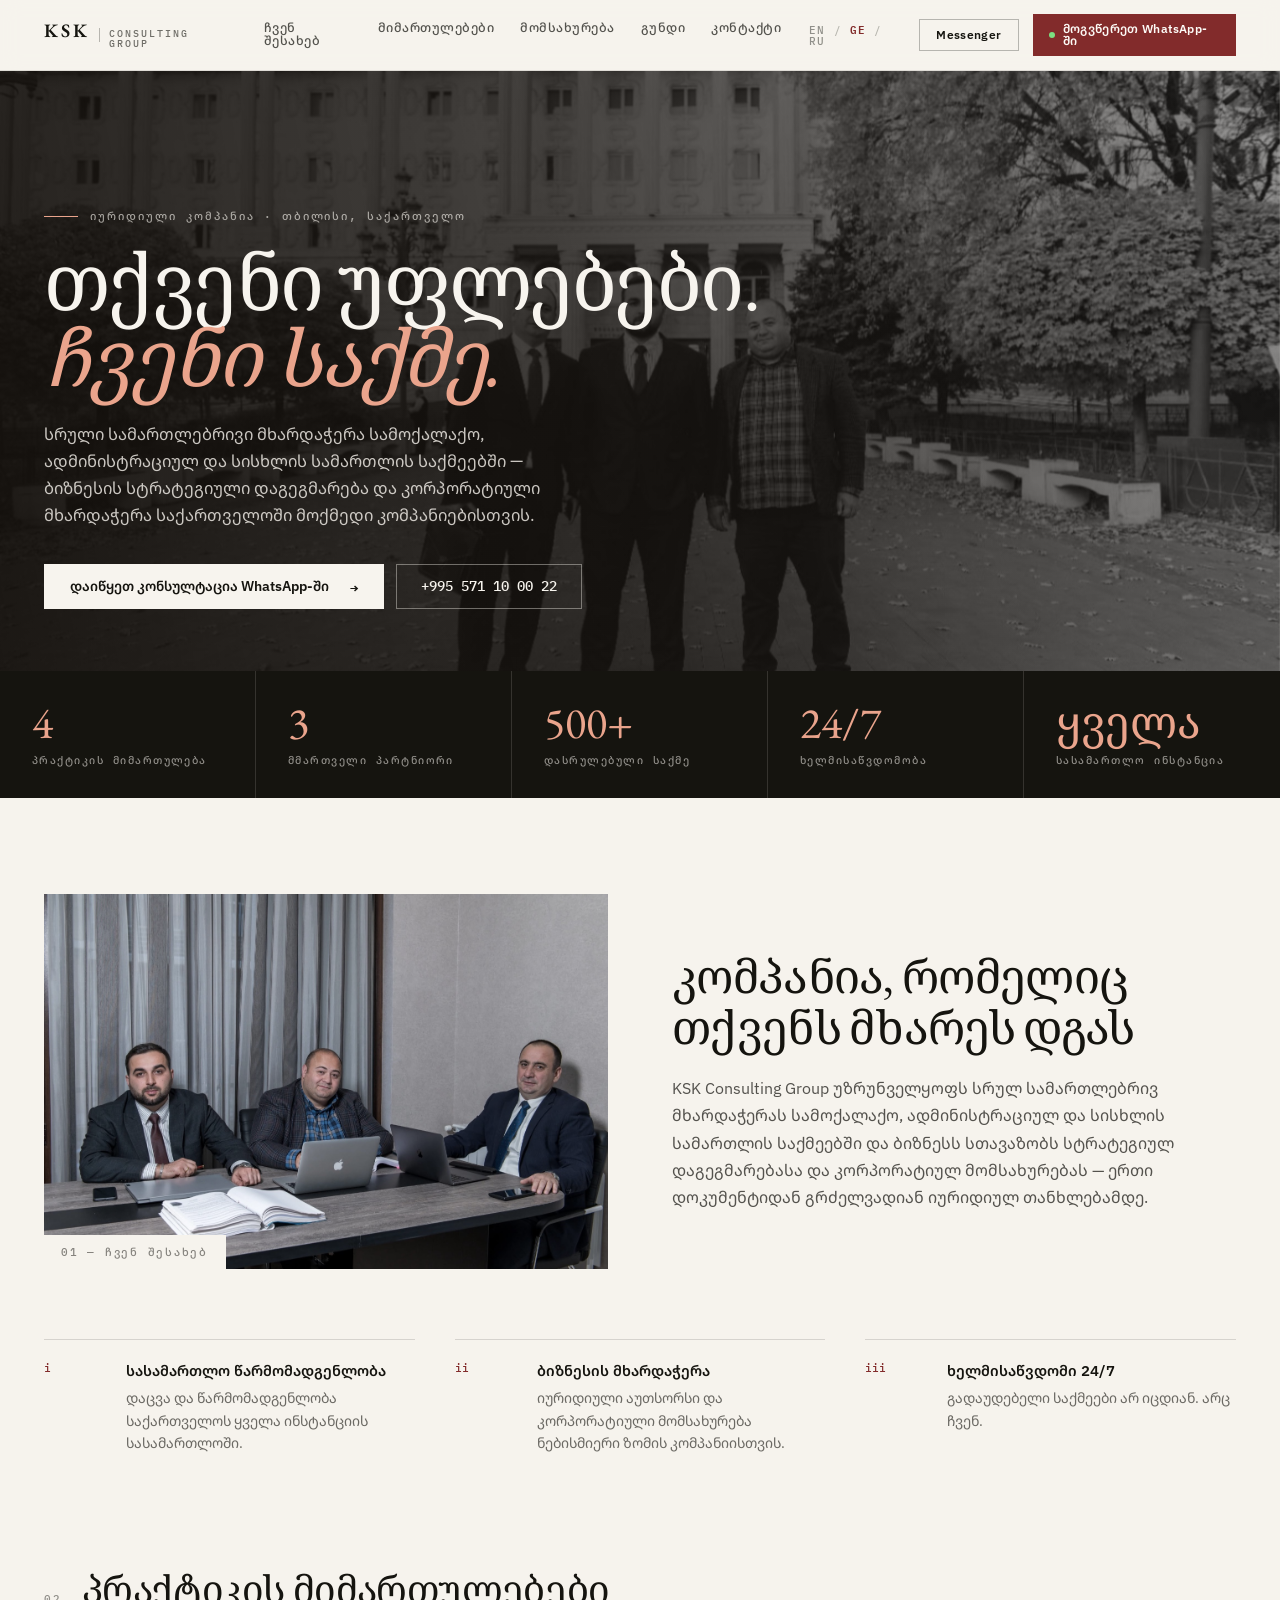
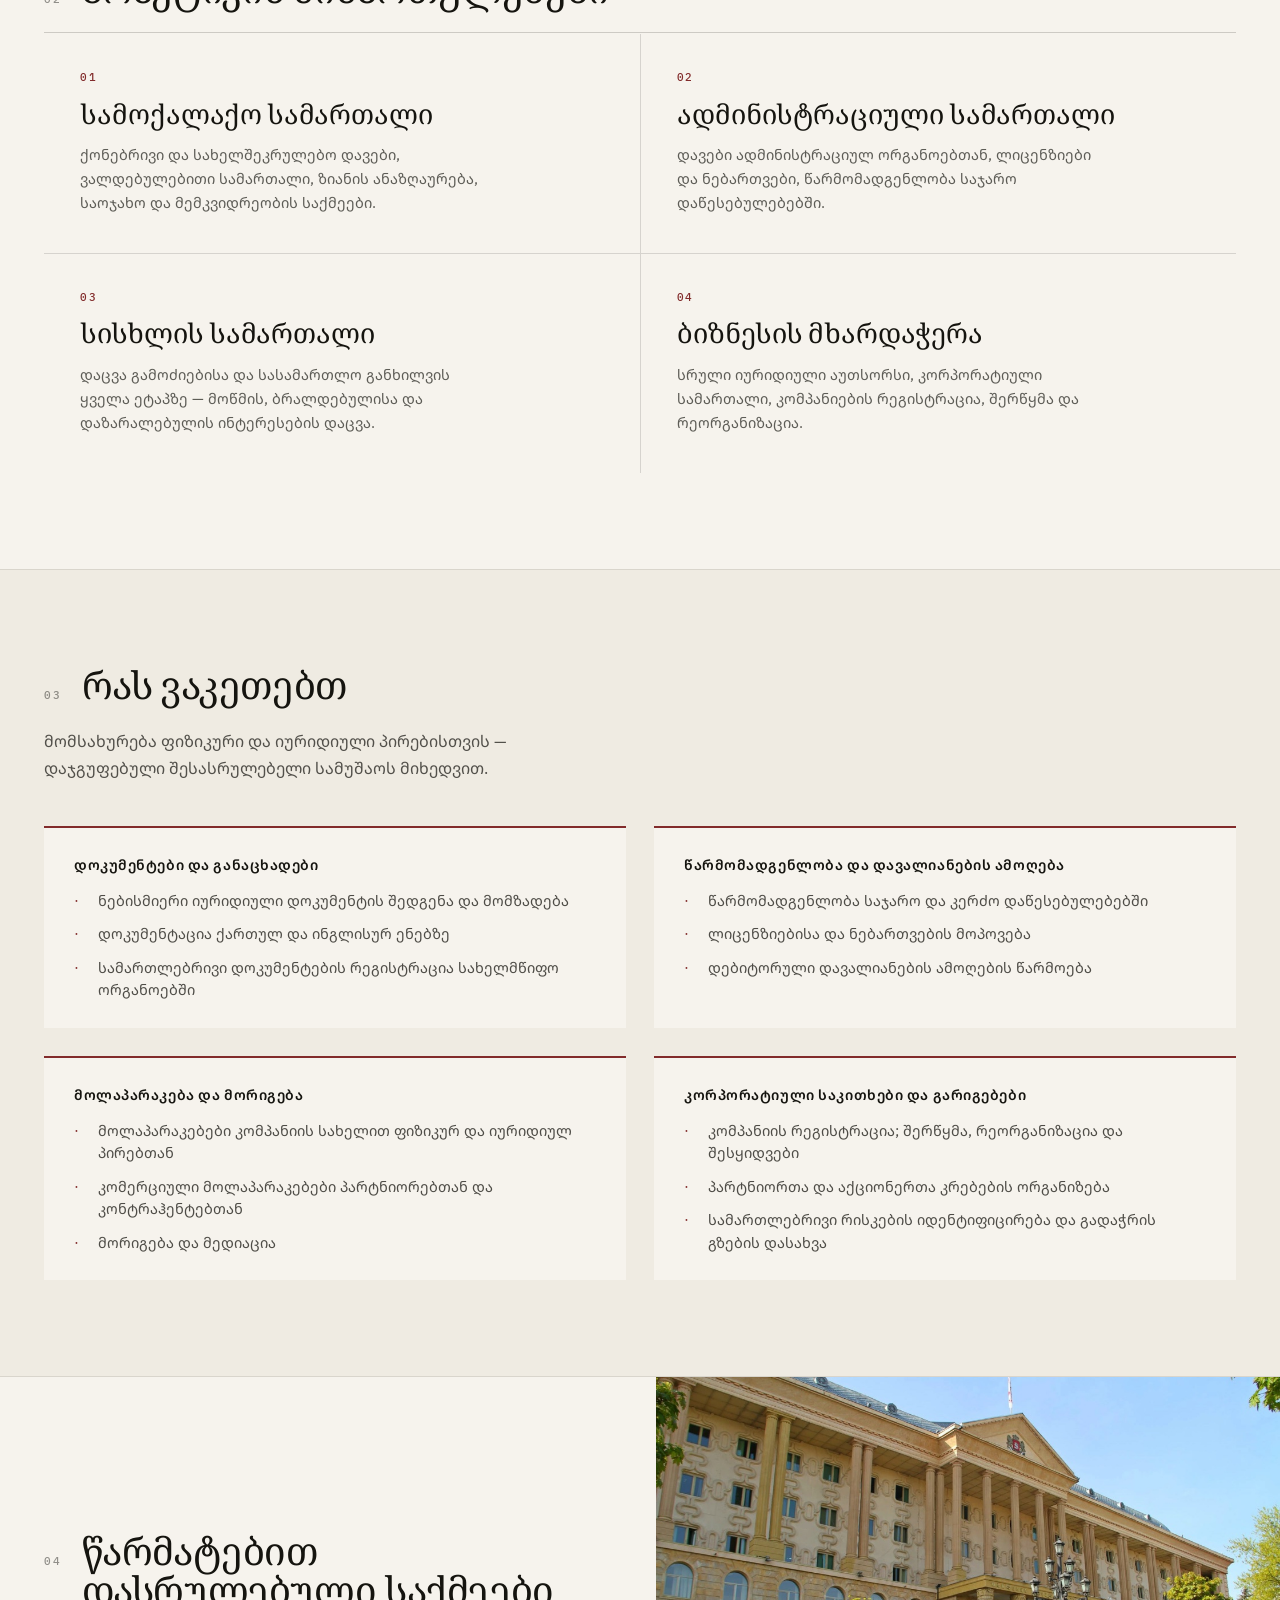
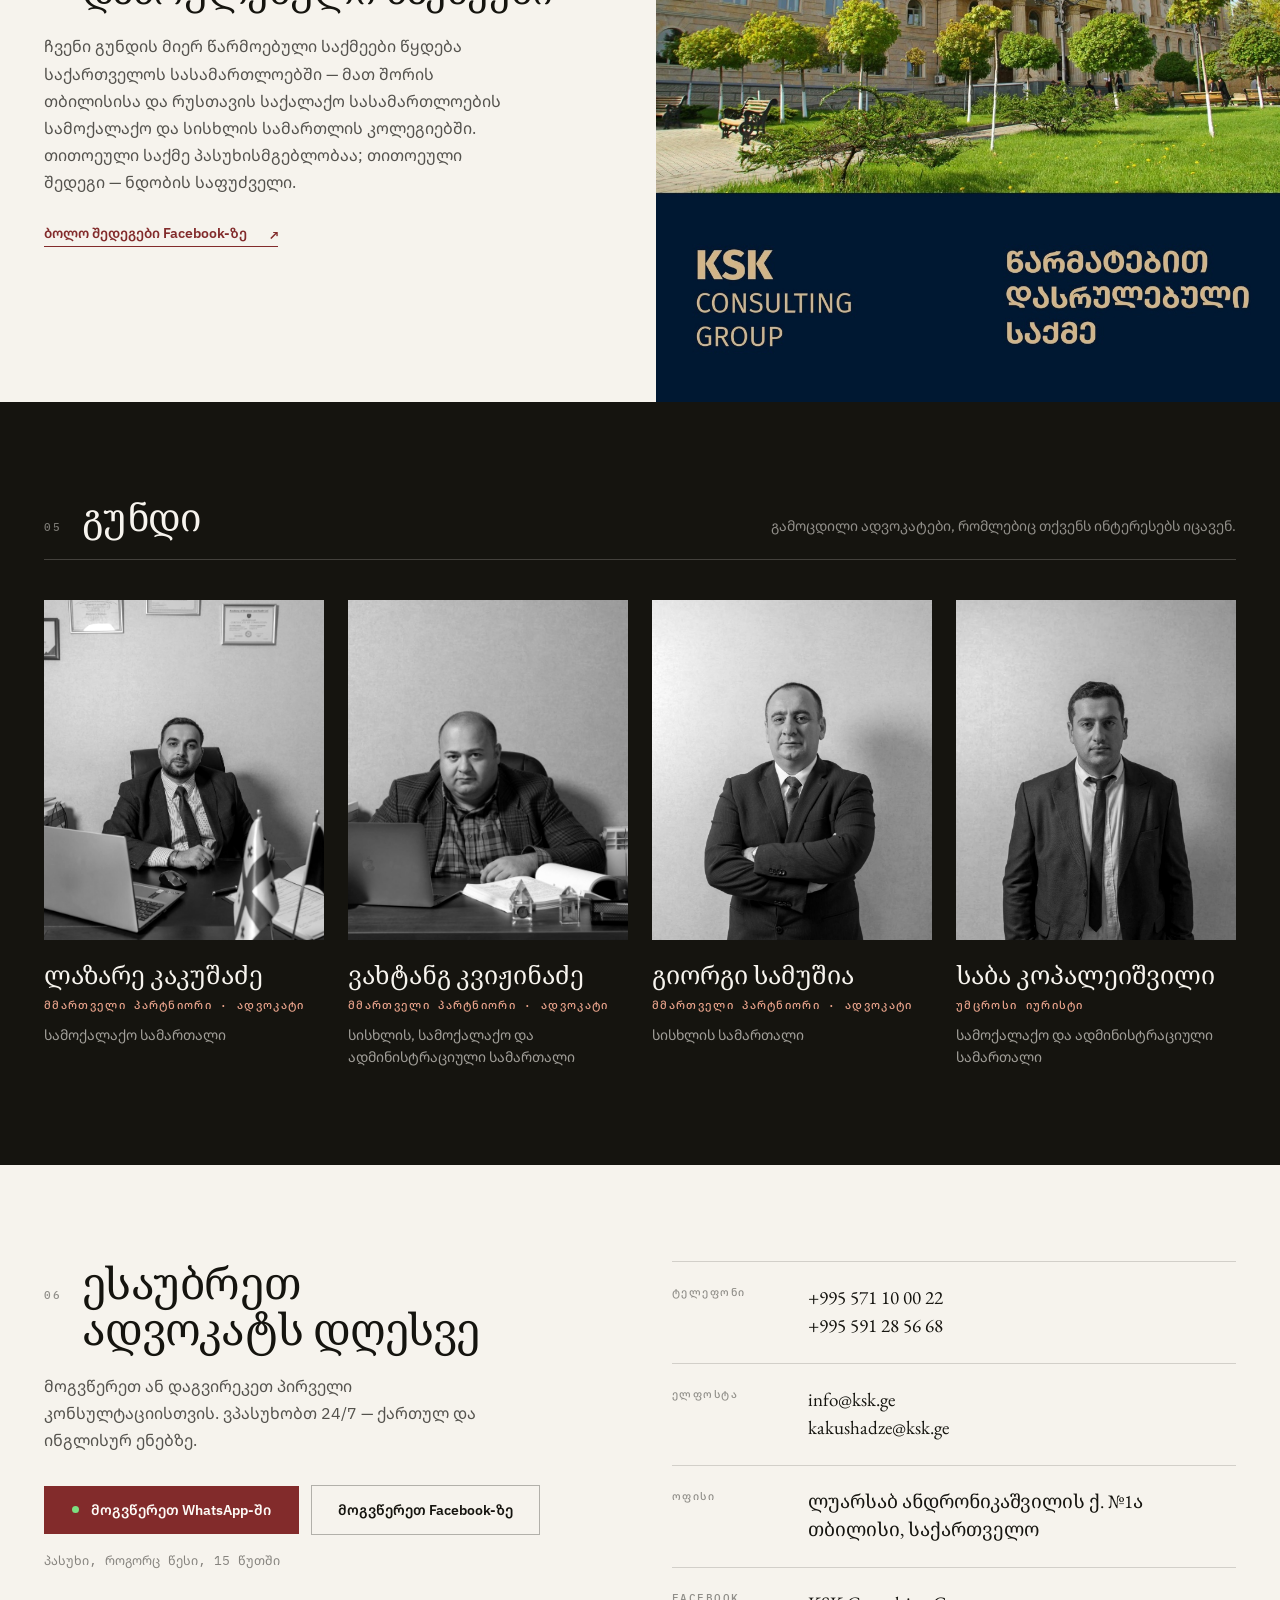
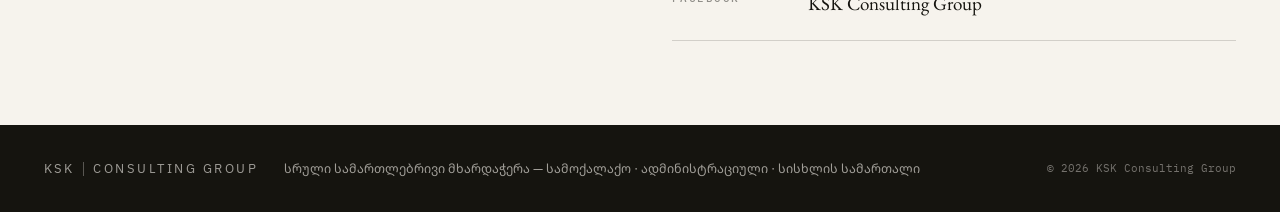
<file: index.html>
<!DOCTYPE html>
<html lang="en">
<head>
<meta charset="utf-8">
<meta name="viewport" content="width=device-width, initial-scale=1.0">
<title>KSK Consulting Group — Law Firm in Tbilisi, Georgia</title>
<meta name="description" content="KSK Consulting Group — a Tbilisi law firm providing full legal support in civil, administrative and criminal matters, with corporate counsel for businesses in Georgia.">
<meta property="og:title" content="KSK Consulting Group — Law Firm in Tbilisi">
<meta property="og:description" content="Full legal support in civil, administrative and criminal matters, plus corporate counsel.">
<meta property="og:image" content="https://ksk.ge/assets/img/hero-court.jpg">
<link rel="icon" type="image/png" href="assets/img/logo.png">
<link rel="canonical" href="https://ksk.ge/">
<meta property="og:url" content="https://ksk.ge/">
<meta property="og:type" content="website">
<meta property="og:site_name" content="KSK Consulting Group">
<meta name="twitter:card" content="summary_large_image">
<meta name="twitter:title" content="KSK Consulting Group — Law Firm in Tbilisi">
<meta name="twitter:image" content="https://ksk.ge/assets/img/hero-court.jpg">
<link rel="alternate" hreflang="ka" href="https://ksk.ge/">
<link rel="alternate" hreflang="en" href="https://ksk.ge/?lang=en">
<link rel="alternate" hreflang="ru" href="https://ksk.ge/?lang=ru">
<link rel="alternate" hreflang="x-default" href="https://ksk.ge/">
<script>
  if (window.IntersectionObserver && !window.matchMedia('(prefers-reduced-motion: reduce)').matches) {
    document.documentElement.className += ' js-anim';
  }
</script>
<link rel="preconnect" href="https://fonts.googleapis.com">
<link rel="preconnect" href="https://fonts.gstatic.com" crossorigin>
<link href="https://fonts.googleapis.com/css2?family=EB+Garamond:ital,wght@0,400;0,500;0,600;1,400&family=IBM+Plex+Sans:wght@400;500;600&family=IBM+Plex+Mono:wght@400;500&family=Noto+Serif+Georgian:wght@400;500;600&family=Noto+Sans+Georgian:wght@400;500;600&display=swap" rel="stylesheet">
<style>
:root{
  --paper:#f6f3ed; --paper-alt:#efebe2; --ink:#15140f;
  --accent:oklch(0.42 0.12 24); --accent-dark:oklch(0.34 0.11 24);
  --accent-light:oklch(0.78 0.09 40); --live:oklch(0.82 0.16 145);
  --serif:'EB Garamond','Noto Serif Georgian',Georgia,serif; --sans:'IBM Plex Sans','Noto Sans Georgian',system-ui,sans-serif;
  --mono:'IBM Plex Mono','Noto Sans Georgian',ui-monospace,monospace;
  --pad:44px;
}
*{box-sizing:border-box}
html{scroll-behavior:smooth}
body{margin:0;background:var(--paper);color:var(--ink);font-family:var(--sans);-webkit-font-smoothing:antialiased}
img{max-width:100%}
h1,h2,h3{margin:0;font-weight:400}
a{color:inherit}
.wrap{padding-left:var(--pad);padding-right:var(--pad)}
.mono{font-family:var(--mono)}
.kicker{font:500 11px/1 var(--mono);letter-spacing:.16em;text-transform:uppercase;color:rgba(21,20,15,.45)}

/* header */
.site-head{position:sticky;top:0;z-index:40;display:flex;align-items:center;gap:28px;padding:14px var(--pad);background:rgba(246,243,237,.92);backdrop-filter:blur(10px);border-bottom:1px solid rgba(21,20,15,.1)}
.brand{display:flex;align-items:baseline;gap:9px;text-decoration:none;color:var(--ink)}
.brand-k{font:600 19px/1 var(--serif);letter-spacing:.16em}
.brand-rule{width:1px;height:14px;background:rgba(21,20,15,.28);align-self:center}
.brand-sub{font:500 10px/1 var(--mono);letter-spacing:.2em;text-transform:uppercase;color:rgba(21,20,15,.6)}
.nav{display:flex;gap:26px;margin-left:auto;font:500 12.5px/1 var(--sans);letter-spacing:.04em}
.nav a{text-decoration:none;color:rgba(21,20,15,.72);padding-bottom:2px;border-bottom:1px solid transparent;transition:color .2s,border-color .2s}
.nav a:hover{color:var(--ink);border-bottom-color:var(--accent)}
.head-right{display:flex;align-items:center;gap:14px}
.langs{font:500 11px/1 var(--mono);letter-spacing:.1em;color:rgba(21,20,15,.45)}
.langs span{color:rgba(21,20,15,.28)}
.lang-b{cursor:pointer;text-decoration:none;font-weight:500;color:rgba(21,20,15,.45);transition:color .2s}
.lang-b:hover{color:var(--ink)}
.lang-b.is-on{color:var(--accent);font-weight:600}
.wa{display:inline-flex;align-items:center;gap:8px;padding:9px 16px;background:var(--accent);color:#fdfbf7;text-decoration:none;font:600 12px/1 var(--sans);letter-spacing:.03em;transition:background .2s,transform .2s}
.wa:hover{background:var(--accent-dark)}
.msgr{display:inline-flex;align-items:center;gap:8px;padding:9px 16px;border:1px solid rgba(21,20,15,.28);color:var(--ink);text-decoration:none;font:600 12px/1 var(--sans);letter-spacing:.03em;transition:border-color .2s,background .2s}
.msgr:hover{border-color:var(--ink);background:rgba(21,20,15,.05)}
.dot{width:6px;height:6px;border-radius:50%;background:var(--live);flex:none}

/* hero */
.hero{position:relative;overflow:hidden;min-height:600px;display:flex;align-items:flex-end}
.hero-bg{position:absolute;inset:-8% 0;overflow:hidden}
.hero-bg img{width:100%;height:100%;object-fit:cover;filter:grayscale(1) contrast(1.05) brightness(.82);will-change:transform}
.hero-veil{position:absolute;inset:0;background:linear-gradient(78deg,rgba(20,16,12,.92) 0%,rgba(20,16,12,.72) 46%,rgba(20,16,12,.22) 100%)}
.hero-body{position:relative;padding:120px var(--pad) 62px;max-width:820px;color:#f7f4ee}
.hero-kicker{display:flex;align-items:center;gap:12px;font:500 11px/1 var(--mono);letter-spacing:.18em;text-transform:uppercase;color:rgba(247,244,238,.62);margin-bottom:22px}
.hero-kicker i{width:34px;height:1px;background:var(--accent-light);display:block}
.hero h1{font:400 78px/0.98 var(--serif);letter-spacing:-.02em;text-wrap:balance}
.hero h1 em{font-style:italic;color:var(--accent-light)}
.hero p{margin:24px 0 0;max-width:560px;font:400 16.5px/1.65 var(--sans);color:rgba(247,244,238,.8)}
.hero-cta{display:flex;flex-wrap:wrap;gap:12px;margin-top:34px}
.btn-light{display:inline-flex;align-items:center;gap:9px;padding:15px 26px;background:#f7f4ee;color:var(--ink);text-decoration:none;font:600 13.5px/1 var(--sans);transition:transform .2s,box-shadow .2s}
.btn-light:hover{transform:translateY(-2px);box-shadow:0 10px 24px rgba(0,0,0,.28)}
.btn-ghost{display:inline-flex;align-items:center;padding:15px 24px;border:1px solid rgba(247,244,238,.4);color:#f7f4ee;text-decoration:none;font:500 13.5px/1 var(--mono);transition:background .2s,border-color .2s}
.btn-ghost:hover{background:rgba(247,244,238,.1);border-color:rgba(247,244,238,.75)}

/* stat bar */
.stats{display:grid;grid-template-columns:repeat(5,1fr);background:var(--ink);color:#f7f4ee}
.stat{padding:30px 32px;border-right:1px solid rgba(247,244,238,.14)}
.stat:last-child{border-right:0}
.stat-n{font:400 44px/1 var(--serif);color:var(--accent-light)}
.stat-l{margin-top:8px;font:500 10.5px/1.4 var(--mono);letter-spacing:.14em;text-transform:uppercase;color:rgba(247,244,238,.55)}

/* about */
.about{padding:96px var(--pad);display:grid;grid-template-columns:1fr 1fr;gap:64px;align-items:center}
.about-fig{position:relative}
.about-fig img{width:100%;height:auto;display:block;filter:saturate(.85)}
.about-tag{position:absolute;bottom:-1px;left:-1px;padding:12px 18px;background:var(--paper);font:500 11px/1 var(--mono);letter-spacing:.16em;color:rgba(21,20,15,.5)}
.sec-h2{font:400 46px/1.1 var(--serif);letter-spacing:-.015em;text-wrap:balance}
.lede{margin:22px 0 0;font:400 16px/1.7 var(--sans);color:rgba(21,20,15,.72);max-width:520px}
.pillars{grid-column:1/-1;margin-top:6px;display:grid;grid-template-columns:repeat(3,1fr);gap:0 40px}
.pillar{display:grid;grid-template-columns:64px 1fr;gap:18px;padding:20px 0;border-top:1px solid rgba(21,20,15,.14)}

.pillar i{font:500 11px/1.5 var(--mono);color:var(--accent);font-style:normal}
.pillar b{font:600 14.5px/1.3 var(--sans)}
.pillar p{margin:6px 0 0;font:400 14px/1.6 var(--sans);color:rgba(21,20,15,.62)}

/* section headers */
.sec-head{display:flex;align-items:baseline;gap:20px}
.sec-head h2{font:400 38px/1.05 var(--serif);letter-spacing:-.01em}
.sec-rule{padding-bottom:22px;border-bottom:1px solid rgba(21,20,15,.18)}

/* practice */
.practice{padding:0 var(--pad) 96px}
.pgrid{display:grid;grid-template-columns:repeat(2,1fr);gap:1px;background:rgba(21,20,15,.14);margin-top:1px}
.pcard{background:var(--paper);padding:38px 36px;transition:background .25s}
.pcard:hover{background:var(--paper-alt)}
.pcard-n{font:500 10.5px/1 var(--mono);letter-spacing:.16em;color:var(--accent)}
.pcard h3{margin:16px 0 0;font:400 27px/1.2 var(--serif)}
.pcard p{margin:12px 0 0;font:400 14.5px/1.65 var(--sans);color:rgba(21,20,15,.68);max-width:420px}

/* services */
.services{padding:96px var(--pad);background:var(--paper-alt);border-top:1px solid rgba(21,20,15,.1);border-bottom:1px solid rgba(21,20,15,.1)}
.sgrid{margin-top:44px;display:grid;grid-template-columns:repeat(2,1fr);gap:28px}
.scard{background:var(--paper);padding:30px 30px 26px;border-top:2px solid var(--accent)}
.scard h3{font:600 14px/1 var(--sans);letter-spacing:.04em;text-transform:uppercase}
.scard ul{margin:18px 0 0;padding:0;list-style:none;display:grid;gap:11px}
.scard li{display:grid;grid-template-columns:14px 1fr;gap:10px;font:400 14.5px/1.55 var(--sans);color:rgba(21,20,15,.75)}
.scard li::before{content:"·";color:var(--accent)}

/* results */
.results{display:grid;grid-template-columns:1.05fr 1fr;align-items:stretch}
.results-body{padding:88px var(--pad);display:flex;flex-direction:column;justify-content:center}
.results-body p{margin:22px 0 0;max-width:480px;font:400 16px/1.7 var(--sans);color:rgba(21,20,15,.72)}
.link-accent{margin-top:30px;align-self:flex-start;display:inline-flex;align-items:center;gap:10px;padding-bottom:6px;border-bottom:1px solid var(--accent);color:var(--accent);text-decoration:none;font:600 13.5px/1 var(--sans)}
.results-fig{display:flex;align-items:center}
.results-fig img{width:100%;height:auto;display:block}

/* team */
.team{padding:96px var(--pad);background:var(--ink);color:#f7f4ee}
.team .sec-rule{border-bottom-color:rgba(247,244,238,.2)}
.team .kicker{color:rgba(247,244,238,.45)}
.team-note{margin-left:auto;font:400 14px/1.5 var(--sans);color:rgba(247,244,238,.55)}
.tgrid{margin-top:40px;display:grid;grid-template-columns:repeat(4,1fr);gap:24px}
.tcard figure{margin:0;overflow:hidden}
.tcard img{width:100%;height:340px;object-fit:cover;display:block;filter:grayscale(1) contrast(1.04);transition:transform .5s,filter .5s}
.tcard:hover img{transform:scale(1.03);filter:grayscale(0)}
.tcard h3{margin:20px 0 0;font:400 25px/1.2 var(--serif)}
.trole{margin-top:7px;font:500 11px/1.5 var(--mono);letter-spacing:.12em;text-transform:uppercase;color:var(--accent-light)}
.tcard p{margin:10px 0 0;font:400 14px/1.6 var(--sans);color:rgba(247,244,238,.62)}

/* contact */
.contact{padding:96px var(--pad) 84px;display:grid;grid-template-columns:1fr 1fr;gap:64px}
.contact h2{font:400 44px/1.05 var(--serif);text-wrap:balance}
.contact-lede{margin:20px 0 0;max-width:440px;font:400 16px/1.7 var(--sans);color:rgba(21,20,15,.72)}
.btn-accent{margin-top:30px;display:inline-flex;align-items:center;gap:12px;padding:17px 28px;background:var(--accent);color:#fdfbf7;text-decoration:none;font:600 14px/1 var(--sans);transition:background .2s,transform .2s}
.btn-accent:hover{background:var(--accent-dark);transform:translateY(-2px)}
.btn-outline{margin-top:30px;display:inline-flex;align-items:center;gap:10px;padding:17px 26px;border:1px solid rgba(21,20,15,.3);color:var(--ink);text-decoration:none;font:600 14px/1 var(--sans);transition:border-color .2s,background .2s,transform .2s}
.btn-outline:hover{border-color:var(--ink);background:rgba(21,20,15,.05);transform:translateY(-2px)}
.cta-pair{display:flex;flex-wrap:wrap;gap:12px;align-items:center}
.reply{margin-top:16px;font:400 12.5px/1.5 var(--mono);color:rgba(21,20,15,.5)}
.crow{display:grid;grid-template-columns:120px 1fr;gap:16px;padding:22px 0;border-top:1px solid rgba(21,20,15,.16);text-decoration:none;color:inherit;transition:padding-left .2s}
.crow:hover{padding-left:8px}
.crow:last-child{border-bottom:1px solid rgba(21,20,15,.16)}
.crow dt{font:500 10.5px/1.6 var(--mono);letter-spacing:.14em;text-transform:uppercase;color:rgba(21,20,15,.45)}
.crow dd{margin:0;font:400 19px/1.5 var(--serif)}

/* footer */
.site-foot{padding:34px var(--pad);background:var(--ink);display:flex;align-items:center;gap:26px;flex-wrap:wrap}
.site-foot .brand{color:#f7f4ee}
.site-foot .brand-rule{background:rgba(247,244,238,.3)}
.site-foot .brand-sub{color:rgba(247,244,238,.6)}
.site-foot span{font:400 12.5px/1.5 var(--sans);color:rgba(247,244,238,.62)}
.site-foot .copy{margin-left:auto;font:400 11px/1 var(--mono);color:rgba(247,244,238,.42)}

/* sticky mobile buttons */
.float-stack{display:none}

html.js-anim .rv{opacity:0;transform:translateY(20px);transition:opacity .7s cubic-bezier(.22,.7,.2,1),transform .7s cubic-bezier(.22,.7,.2,1)}
html.js-anim .rv.in{opacity:1;transform:none}
@media (prefers-reduced-motion:reduce){html.js-anim .rv{opacity:1;transform:none}}

@media (max-width:1000px){
  :root{--pad:28px}
  .nav{display:none}
  .hero h1{font-size:56px}
  .about,.results,.contact{grid-template-columns:1fr;gap:40px}
  .pillars{grid-template-columns:1fr;gap:0}
  .stats{grid-template-columns:repeat(2,1fr)}
  .stat:nth-child(2){border-right:0}
  .stat:nth-child(-n+2){border-bottom:1px solid rgba(247,244,238,.14)}
  .pgrid,.sgrid,.tgrid{grid-template-columns:1fr}
  .results-body{padding:64px var(--pad)}
  .sec-h2,.contact h2{font-size:34px}
  .float-stack{display:flex;flex-direction:column;gap:10px;position:fixed;right:18px;bottom:18px;z-index:60}
  .float-stack .wa,.float-stack .msgr{box-shadow:0 8px 24px rgba(0,0,0,.25)}
  .float-stack .msgr{background:var(--paper)}
  .head-right .wa,.head-right .msgr{display:none}
}
@media (max-width:640px){
  .hero h1{font-size:42px}
  .crow{grid-template-columns:1fr;gap:6px}
}
</style>
<script type="application/ld+json">
{
  "@context": "https://schema.org",
  "@type": "LegalService",
  "name": "KSK Consulting Group",
  "url": "https://ksk.ge/",
  "logo": "https://ksk.ge/assets/img/logo.png",
  "image": "https://ksk.ge/assets/img/hero-court.jpg",
  "telephone": "+995571100022",
  "email": "info@ksk.ge",
  "address": {
    "@type": "PostalAddress",
    "streetAddress": "1a Luarsab Andronikashvili St.",
    "addressLocality": "Tbilisi",
    "addressCountry": "GE"
  },
  "openingHoursSpecification": {
    "@type": "OpeningHoursSpecification",
    "dayOfWeek": ["Monday","Tuesday","Wednesday","Thursday","Friday","Saturday","Sunday"],
    "opens": "00:00",
    "closes": "23:59"
  },
  "sameAs": ["https://www.facebook.com/people/KSK-Consulting-Group/61569291357729/"],
  "areaServed": "Georgia",
  "knowsLanguage": ["ka","en","ru"]
}
</script>
</head>
<body>

<header class="site-head">
  <a class="brand" href="#top"><span class="brand-k">KSK</span><span class="brand-rule"></span><span class="brand-sub">Consulting Group</span></a>
  <nav class="nav">
    <a href="#about" data-i18n="nav_about">About</a><a href="#practice" data-i18n="nav_practice">Practice</a><a href="#services" data-i18n="nav_services">Services</a><a href="#team" data-i18n="nav_team">Team</a><a href="#contact" data-i18n="nav_contact">Contact</a>
  </nav>
  <div class="head-right">
    <span class="langs"><a class="lang-b" href="?lang=en" data-lang="en">EN</a><span> / </span><a class="lang-b is-on" href="./" data-lang="ka">GE</a><span> / </span><a class="lang-b" href="?lang=ru" data-lang="ru">RU</a></span>
    <a class="msgr" href="https://m.me/61569291357729" target="_blank" rel="noopener">Messenger</a>
    <a class="wa" href="https://wa.me/995571100022" target="_blank" rel="noopener"><span class="dot"></span><span data-i18n="wa_us">WhatsApp us</span></a>
  </div>
</header>

<section class="hero" id="top">
  <div class="hero-bg"><img data-px="0.06" src="assets/img/hero-court.jpg" alt="" fetchpriority="high"></div>
  <div class="hero-veil"></div>
  <div class="hero-body">
    <div class="hero-kicker rv"><i></i><span data-i18n="hero_kicker">Law firm · Tbilisi, Georgia</span></div>
    <h1 class="rv"><span data-i18n="hero_l1">Your rights.</span><br><em data-i18n="hero_l2">Our case.</em></h1>
    <p class="rv" data-i18n="hero_sub">Comprehensive legal support in civil, administrative and criminal matters — with strategic business planning and corporate counsel for companies operating in Georgia.</p>
    <div class="hero-cta rv">
      <a class="btn-light" href="https://wa.me/995571100022" target="_blank" rel="noopener"><span data-i18n="hero_wa">Start a WhatsApp consultation</span>&nbsp;<span class="mono">→</span></a>
      <a class="btn-ghost" href="tel:+995571100022">+995 571 10 00 22</a>
    </div>
  </div>
</section>

<div class="stats">
  <div class="stat"><div class="stat-n"><span data-count="4">4</span></div><div class="stat-l" data-i18n="st1">Practice areas</div></div>
  <div class="stat"><div class="stat-n"><span data-count="3">3</span></div><div class="stat-l" data-i18n="st2">Managing partners</div></div>
  <div class="stat"><div class="stat-n"><span data-count="500">500</span>+</div><div class="stat-l" data-i18n="st5">Cases completed</div></div>
  <div class="stat"><div class="stat-n"><span data-count="24">24</span>/<span data-count="7">7</span></div><div class="stat-l" data-i18n="st3">Availability</div></div>
  <div class="stat"><div class="stat-n" data-i18n="st4v">All</div><div class="stat-l" data-i18n="st4">Court instances</div></div>
</div>

<section class="about" id="about">
  <figure class="about-fig rv" style="margin:0">
    <img src="assets/img/team-meeting.jpg" alt="KSK Consulting Group team in a working meeting" loading="lazy" decoding="async">
    <figcaption class="about-tag" data-i18n="about_tag">01 — ABOUT</figcaption>
  </figure>
  <div>
    <h2 class="sec-h2 rv" data-i18n="about_h">A firm that stands on your side</h2>
    <p class="lede rv" data-i18n="about_lede">KSK Consulting Group provides full legal support in civil, administrative and criminal matters, and advises businesses on strategic planning and corporate structure — from a single filing to long-term outside counsel.</p>
  </div>
  <div class="pillars">
    <div class="pillar rv"><i>i</i><div><b data-i18n="p1_t">Court representation</b><p data-i18n="p1_d">Defence and representation before courts of every instance in Georgia.</p></div></div>
    <div class="pillar rv"><i>ii</i><div><b data-i18n="p2_t">Business support</b><p data-i18n="p2_d">Legal outsourcing and corporate services for companies of any size.</p></div></div>
    <div class="pillar rv"><i>iii</i><div><b data-i18n="p3_t">Reachable 24/7</b><p data-i18n="p3_d">Urgent matters do not wait. Neither do we.</p></div></div>
  </div>
</section>

<section class="practice" id="practice">
  <div class="sec-head sec-rule rv"><span class="kicker">02</span><h2 data-i18n="prac_h">Practice areas</h2></div>
  <div class="pgrid">
    <div class="pcard rv"><div class="pcard-n">01</div><h3 data-i18n="pa1_t">Civil law</h3><p data-i18n="pa1_d">Property and contractual disputes, law of obligations, damages, family and inheritance matters.</p></div>
    <div class="pcard rv"><div class="pcard-n">02</div><h3 data-i18n="pa2_t">Administrative law</h3><p data-i18n="pa2_d">Disputes with administrative bodies, licences and permits, representation before public institutions.</p></div>
    <div class="pcard rv"><div class="pcard-n">03</div><h3 data-i18n="pa3_t">Criminal law</h3><p data-i18n="pa3_d">Defence at every stage of investigation and trial — protecting the interests of witnesses, defendants and victims.</p></div>
    <div class="pcard rv"><div class="pcard-n">04</div><h3 data-i18n="pa4_t">Business support</h3><p data-i18n="pa4_d">Full legal outsourcing, corporate law, company registration, mergers and reorganisation.</p></div>
  </div>
</section>

<section class="services" id="services">
  <div class="sec-head rv"><span class="kicker">03</span><h2 data-i18n="svc_h">What we do</h2></div>
  <p class="lede rv" style="max-width:560px" data-i18n="svc_lede">Services for individuals and legal entities, grouped by the work involved rather than by statute.</p>
  <div class="sgrid">
    <div class="scard rv"><h3 data-i18n="sg1_h">Documents &amp; filings</h3><ul>
      <li data-i18n="sg1_1">Drafting and preparation of any legal document</li>
      <li data-i18n="sg1_2">Documentation in Georgian and English</li>
      <li data-i18n="sg1_3">Registration of legal documents with state authorities</li>
    </ul></div>
    <div class="scard rv"><h3 data-i18n="sg2_h">Representation &amp; recovery</h3><ul>
      <li data-i18n="sg2_1">Representation before public and private institutions</li>
      <li data-i18n="sg2_2">Obtaining licences and permits</li>
      <li data-i18n="sg2_3">Receivables and debt recovery proceedings</li>
    </ul></div>
    <div class="scard rv"><h3 data-i18n="sg3_h">Negotiation &amp; settlement</h3><ul>
      <li data-i18n="sg3_1">Negotiations on the company's behalf with individuals and entities</li>
      <li data-i18n="sg3_2">Commercial negotiations with partners and counterparties</li>
      <li data-i18n="sg3_3">Settlement and mediation</li>
    </ul></div>
    <div class="scard rv"><h3 data-i18n="sg4_h">Corporate &amp; transactions</h3><ul>
      <li data-i18n="sg4_1">Company registration; mergers, reorganisation and acquisitions</li>
      <li data-i18n="sg4_2">Organising shareholder and partner meetings</li>
      <li data-i18n="sg4_3">Identifying legal exposure and mapping routes to resolution</li>
    </ul></div>
  </div>
</section>

<section class="results">
  <div class="results-body">
    <div class="sec-head rv"><span class="kicker">04</span><h2 class="sec-h2" style="font-size:38px" data-i18n="res_h">Matters concluded successfully</h2></div>
    <p class="rv" data-i18n="res_p">Cases conducted by our team are resolved in the courts of Georgia — including the civil and criminal chambers of the Tbilisi and Rustavi City Courts. Every case is a responsibility; every result, a foundation of trust.</p>
    <a class="link-accent rv" href="https://www.facebook.com/people/KSK-Consulting-Group/61569291357729/" target="_blank" rel="noopener"><span data-i18n="res_link">Recent results on Facebook</span>&nbsp;<span class="mono">↗</span></a>
  </div>
  <div class="results-fig"><img src="assets/img/case-won.jpg" alt="A successfully concluded case — KSK Consulting Group" loading="lazy" decoding="async"></div>
</section>

<section class="team" id="team">
  <div class="sec-head sec-rule rv"><span class="kicker">05</span><h2 data-i18n="team_h">The team</h2><span class="team-note" data-i18n="team_note">Experienced attorneys defending your interests.</span></div>
  <div class="tgrid">
    <div class="tcard rv"><figure><img src="assets/img/partner-desk.jpg" alt="Lazare Kakushadze" loading="lazy" decoding="async"></figure><h3 data-i18n="tm1_n">Lazare Kakushadze</h3><div class="trole" data-i18n="role">Managing partner · Attorney</div><p data-i18n="tm1_s">Civil law</p></div>
    <div class="tcard rv"><figure><img src="assets/img/vakhtang.jpg" alt="Vakhtang Kvizhinadze" loading="lazy" decoding="async"></figure><h3 data-i18n="tm2_n">Vakhtang Kvizhinadze</h3><div class="trole" data-i18n="role">Managing partner · Attorney</div><p data-i18n="tm2_s">Criminal, civil and administrative law</p></div>
    <div class="tcard rv"><figure><img src="assets/img/giorgi.jpg" alt="Giorgi Samushia" loading="lazy" decoding="async"></figure><h3 data-i18n="tm3_n">Giorgi Samushia</h3><div class="trole" data-i18n="role">Managing partner · Attorney</div><p data-i18n="tm3_s">Criminal law</p></div>
    <div class="tcard rv"><figure><img src="assets/img/saba.jpg" alt="Saba Kopaleishvili" loading="lazy" decoding="async"></figure><h3 data-i18n="tm4_n">Saba Kopaleishvili</h3><div class="trole" data-i18n="tm4_r">Junior Lawyer</div><p data-i18n="tm4_s">Civil and administrative law</p></div>
  </div>
</section>

<section class="contact" id="contact">
  <div>
    <div class="sec-head rv"><span class="kicker">06</span><h2 data-i18n="ct_h">Talk to a lawyer today</h2></div>
    <p class="contact-lede rv" data-i18n="ct_lede">Send a message or call for a first consultation. We answer 24/7 — in Georgian or English.</p>
    <div class="cta-pair rv">
      <a class="btn-accent" href="https://wa.me/995571100022" target="_blank" rel="noopener"><span class="dot" style="width:7px;height:7px"></span><span data-i18n="wa_btn">Message us on WhatsApp</span></a>
      <a class="btn-outline" href="https://m.me/61569291357729" target="_blank" rel="noopener"><span data-i18n="fb_btn">Message on Facebook</span></a>
    </div>
    <div class="reply rv" data-i18n="reply_note">Typical reply: under 15 minutes</div>
  </div>
  <dl style="margin:0;display:grid">
    <a class="crow rv" href="tel:+995571100022"><dt data-i18n="ct_phone">Phone</dt><dd>+995 571 10 00 22<br>+995 591 28 56 68</dd></a>
    <a class="crow rv" href="mailto:info@ksk.ge"><dt data-i18n="ct_mail">Email</dt><dd>info@ksk.ge<br>kakushadze@ksk.ge</dd></a>
    <a class="crow rv" href="https://maps.google.com/?q=1a+Luarsab+Andronikashvili+Street,+Tbilisi,+Georgia" target="_blank" rel="noopener"><dt data-i18n="ct_office">Office</dt><dd><span data-i18n="ct_addr">1a Luarsab Andronikashvili St.</span><br><span data-i18n="ct_city">Tbilisi, Georgia</span></dd></a>
    <a class="crow rv" href="https://www.facebook.com/people/KSK-Consulting-Group/61569291357729/" target="_blank" rel="noopener"><dt>Facebook</dt><dd>KSK Consulting Group</dd></a>
  </dl>
</section>

<footer class="site-foot">
  <a class="brand" href="#top"><span class="brand-k">KSK</span><span class="brand-rule"></span><span class="brand-sub">Consulting Group</span></a>
  <span data-i18n="foot_tag">Full legal support — civil · administrative · criminal law</span>
  <span class="copy">© 2026 KSK Consulting Group</span>
</footer>

<div class="float-stack">
  <a class="msgr" href="https://m.me/61569291357729" target="_blank" rel="noopener">Messenger</a>
  <a class="wa" href="https://wa.me/995571100022" target="_blank" rel="noopener"><span class="dot"></span>WhatsApp</a>
</div>

<script>
(function(){
  var animate = document.documentElement.classList.contains('js-anim');
  var reduce = !animate;
  var rv = Array.prototype.slice.call(document.querySelectorAll('.rv'));
  function revealAll(){ rv.forEach(function(el){ el.classList.add('in'); }); }

  if (animate) {
    var io = new IntersectionObserver(function(es){
      es.forEach(function(e){ if(e.isIntersecting){ e.target.classList.add('in'); io.unobserve(e.target); } });
    }, {threshold:0.12, rootMargin:'0px 0px -8% 0px'});
    rv.forEach(function(el,i){
      el.style.transitionDelay = ((i%4)*60)+'ms';
      io.observe(el);
    });
    // failsafe: never leave content hidden if the observer never fires
    setTimeout(revealAll, 1600);
  } else {
    revealAll();
  }

  document.querySelectorAll('[data-count]').forEach(function(el){
    var target = parseInt(el.getAttribute('data-count'),10)||0;
    if (!animate) { el.textContent = String(target); return; }
    var done = false;
    function run(){
      if (done) return;
      done = true;
      var dur=1100, t0=performance.now();
      (function step(now){
        var p=Math.min(1,(now-t0)/dur);
        el.textContent = String(Math.round(target*(1-Math.pow(1-p,3))));
        if(p<1) requestAnimationFrame(step);
      })(performance.now());
    }
    el.textContent = '0';
    var io2 = new IntersectionObserver(function(es){
      es.forEach(function(e){ if(e.isIntersecting){ io2.disconnect(); run(); } });
    },{threshold:0.5});
    io2.observe(el);
    setTimeout(function(){ if(!done){ io2.disconnect(); el.textContent = String(target); done = true; } }, 1800);
  });

  var px = Array.prototype.slice.call(document.querySelectorAll('[data-px]'));
  if (px.length && !reduce) {
    var queued=false;
    function apply(){
      queued=false;
      var vh=window.innerHeight;
      px.forEach(function(el){
        var r=el.parentElement.getBoundingClientRect();
        if(r.bottom<-200||r.top>vh+200) return;
        var f=parseFloat(el.getAttribute('data-px'))||0.05;
        el.style.transform='translate3d(0,'+((r.top+r.height/2-vh/2)*-f*2).toFixed(1)+'px,0)';
      });
    }
    window.addEventListener('scroll',function(){ if(!queued){queued=true;requestAnimationFrame(apply);} },{passive:true});
    apply();
  }
})();
</script>
<script>
(function(){
  var I18N = {
    en: null, /* built from the DOM on first run */
    ka: {
      doc_title:"KSK Consulting Group — იურიდიული კომპანია თბილისში",
      doc_desc:"KSK Consulting Group — იურიდიული კომპანია თბილისში. სრული სამართლებრივი მხარდაჭერა სამოქალაქო, ადმინისტრაციულ და სისხლის სამართლის საქმეებში; კორპორატიული მომსახურება ბიზნესისთვის.",
      nav_about:"ჩვენ შესახებ", nav_practice:"მიმართულებები", nav_services:"მომსახურება", nav_team:"გუნდი", nav_contact:"კონტაქტი",
      wa_us:"მოგვწერეთ WhatsApp-ში",
      hero_kicker:"იურიდიული კომპანია · თბილისი, საქართველო",
      hero_l1:"თქვენი უფლებები.", hero_l2:"ჩვენი საქმე.",
      hero_sub:"სრული სამართლებრივი მხარდაჭერა სამოქალაქო, ადმინისტრაციულ და სისხლის სამართლის საქმეებში — ბიზნესის სტრატეგიული დაგეგმარება და კორპორატიული მხარდაჭერა საქართველოში მოქმედი კომპანიებისთვის.",
      hero_wa:"დაიწყეთ კონსულტაცია WhatsApp-ში",
      st1:"პრაქტიკის მიმართულება", st2:"მმართველი პარტნიორი", st3:"ხელმისაწვდომობა", st4:"სასამართლო ინსტანცია", st4v:"ყველა", st5:"დასრულებული საქმე",
      about_tag:"01 — ჩვენ შესახებ",
      about_h:"კომპანია, რომელიც თქვენს მხარეს დგას",
      about_lede:"KSK Consulting Group უზრუნველყოფს სრულ სამართლებრივ მხარდაჭერას სამოქალაქო, ადმინისტრაციულ და სისხლის სამართლის საქმეებში და ბიზნესს სთავაზობს სტრატეგიულ დაგეგმარებასა და კორპორატიულ მომსახურებას — ერთი დოკუმენტიდან გრძელვადიან იურიდიულ თანხლებამდე.",
      p1_t:"სასამართლო წარმომადგენლობა", p1_d:"დაცვა და წარმომადგენლობა საქართველოს ყველა ინსტანციის სასამართლოში.",
      p2_t:"ბიზნესის მხარდაჭერა", p2_d:"იურიდიული აუთსორსი და კორპორატიული მომსახურება ნებისმიერი ზომის კომპანიისთვის.",
      p3_t:"ხელმისაწვდომი 24/7", p3_d:"გადაუდებელი საქმეები არ იცდიან. არც ჩვენ.",
      prac_h:"პრაქტიკის მიმართულებები",
      pa1_t:"სამოქალაქო სამართალი", pa1_d:"ქონებრივი და სახელშეკრულებო დავები, ვალდებულებითი სამართალი, ზიანის ანაზღაურება, საოჯახო და მემკვიდრეობის საქმეები.",
      pa2_t:"ადმინისტრაციული სამართალი", pa2_d:"დავები ადმინისტრაციულ ორგანოებთან, ლიცენზიები და ნებართვები, წარმომადგენლობა საჯარო დაწესებულებებში.",
      pa3_t:"სისხლის სამართალი", pa3_d:"დაცვა გამოძიებისა და სასამართლო განხილვის ყველა ეტაპზე — მოწმის, ბრალდებულისა და დაზარალებულის ინტერესების დაცვა.",
      pa4_t:"ბიზნესის მხარდაჭერა", pa4_d:"სრული იურიდიული აუთსორსი, კორპორატიული სამართალი, კომპანიების რეგისტრაცია, შერწყმა და რეორგანიზაცია.",
      svc_h:"რას ვაკეთებთ",
      svc_lede:"მომსახურება ფიზიკური და იურიდიული პირებისთვის — დაჯგუფებული შესასრულებელი სამუშაოს მიხედვით.",
      sg1_h:"დოკუმენტები და განაცხადები",
      sg1_1:"ნებისმიერი იურიდიული დოკუმენტის შედგენა და მომზადება",
      sg1_2:"დოკუმენტაცია ქართულ და ინგლისურ ენებზე",
      sg1_3:"სამართლებრივი დოკუმენტების რეგისტრაცია სახელმწიფო ორგანოებში",
      sg2_h:"წარმომადგენლობა და დავალიანების ამოღება",
      sg2_1:"წარმომადგენლობა საჯარო და კერძო დაწესებულებებში",
      sg2_2:"ლიცენზიებისა და ნებართვების მოპოვება",
      sg2_3:"დებიტორული დავალიანების ამოღების წარმოება",
      sg3_h:"მოლაპარაკება და მორიგება",
      sg3_1:"მოლაპარაკებები კომპანიის სახელით ფიზიკურ და იურიდიულ პირებთან",
      sg3_2:"კომერციული მოლაპარაკებები პარტნიორებთან და კონტრაჰენტებთან",
      sg3_3:"მორიგება და მედიაცია",
      sg4_h:"კორპორატიული საკითხები და გარიგებები",
      sg4_1:"კომპანიის რეგისტრაცია; შერწყმა, რეორგანიზაცია და შესყიდვები",
      sg4_2:"პარტნიორთა და აქციონერთა კრებების ორგანიზება",
      sg4_3:"სამართლებრივი რისკების იდენტიფიცირება და გადაჭრის გზების დასახვა",
      res_h:"წარმატებით დასრულებული საქმეები",
      res_p:"ჩვენი გუნდის მიერ წარმოებული საქმეები წყდება საქართველოს სასამართლოებში — მათ შორის თბილისისა და რუსთავის საქალაქო სასამართლოების სამოქალაქო და სისხლის სამართლის კოლეგიებში. თითოეული საქმე პასუხისმგებლობაა; თითოეული შედეგი — ნდობის საფუძველი.",
      res_link:"ბოლო შედეგები Facebook-ზე",
      team_h:"გუნდი", team_note:"გამოცდილი ადვოკატები, რომლებიც თქვენს ინტერესებს იცავენ.",
      tm1_n:"ლაზარე კაკუშაძე", tm2_n:"ვახტანგ კვიჟინაძე", tm3_n:"გიორგი სამუშია",
      role:"მმართველი პარტნიორი · ადვოკატი",
      tm1_s:"სამოქალაქო სამართალი",
      tm2_s:"სისხლის, სამოქალაქო და ადმინისტრაციული სამართალი",
      tm3_s:"სისხლის სამართალი",
      tm4_n:"საბა კოპალეიშვილი", tm4_r:"უმცროსი იურისტი", tm4_s:"სამოქალაქო და ადმინისტრაციული სამართალი",
      ct_h:"ესაუბრეთ ადვოკატს დღესვე",
      ct_lede:"მოგვწერეთ ან დაგვირეკეთ პირველი კონსულტაციისთვის. ვპასუხობთ 24/7 — ქართულ და ინგლისურ ენებზე.",
      wa_btn:"მოგვწერეთ WhatsApp-ში", fb_btn:"მოგვწერეთ Facebook-ზე",
      reply_note:"პასუხი, როგორც წესი, 15 წუთში",
      ct_phone:"ტელეფონი", ct_mail:"ელფოსტა", ct_office:"ოფისი",
      ct_addr:"ლუარსაბ ანდრონიკაშვილის ქ. №1ა", ct_city:"თბილისი, საქართველო",
      foot_tag:"სრული სამართლებრივი მხარდაჭერა — სამოქალაქო · ადმინისტრაციული · სისხლის სამართალი"
    },
    ru: {
      doc_title:"KSK Consulting Group — Юридическая фирма в Тбилиси",
      doc_desc:"KSK Consulting Group — юридическая фирма в Тбилиси. Полное правовое сопровождение по гражданским, административным и уголовным делам; корпоративные услуги для бизнеса.",
      nav_about:"О нас", nav_practice:"Практика", nav_services:"Услуги", nav_team:"Команда", nav_contact:"Контакты",
      wa_us:"Напишите в WhatsApp",
      hero_kicker:"Юридическая фирма · Тбилиси, Грузия",
      hero_l1:"Ваши права.", hero_l2:"Наше дело.",
      hero_sub:"Полное правовое сопровождение по гражданским, административным и уголовным делам — со стратегическим планированием бизнеса и корпоративным сопровождением компаний, работающих в Грузии.",
      hero_wa:"Начните консультацию в WhatsApp",
      st1:"Направления практики", st2:"Управляющих партнёра", st3:"Доступность", st4:"Судебные инстанции", st4v:"Все", st5:"Завершённых дел",
      about_tag:"01 — О НАС",
      about_h:"Компания, которая на вашей стороне",
      about_lede:"KSK Consulting Group обеспечивает полное правовое сопровождение по гражданским, административным и уголовным делам и консультирует бизнес по стратегическому планированию и корпоративной структуре — от одного документа до долгосрочного юридического сопровождения.",
      p1_t:"Представительство в суде", p1_d:"Защита и представительство в судах всех инстанций Грузии.",
      p2_t:"Поддержка бизнеса", p2_d:"Юридический аутсорсинг и корпоративные услуги для компаний любого размера.",
      p3_t:"На связи 24/7", p3_d:"Срочные дела не ждут. Мы тоже.",
      prac_h:"Направления практики",
      pa1_t:"Гражданское право", pa1_d:"Имущественные и договорные споры, обязательственное право, возмещение ущерба, семейные и наследственные дела.",
      pa2_t:"Административное право", pa2_d:"Споры с административными органами, лицензии и разрешения, представительство в государственных учреждениях.",
      pa3_t:"Уголовное право", pa3_d:"Защита на всех этапах следствия и судебного разбирательства — защита интересов свидетелей, обвиняемых и потерпевших.",
      pa4_t:"Поддержка бизнеса", pa4_d:"Полный юридический аутсорсинг, корпоративное право, регистрация компаний, слияния и реорганизация.",
      svc_h:"Что мы делаем",
      svc_lede:"Услуги для физических и юридических лиц, сгруппированные по характеру работы.",
      sg1_h:"Документы и подача",
      sg1_1:"Составление и подготовка любых юридических документов",
      sg1_2:"Документация на грузинском и английском языках",
      sg1_3:"Регистрация юридических документов в государственных органах",
      sg2_h:"Представительство и взыскание",
      sg2_1:"Представительство в государственных и частных учреждениях",
      sg2_2:"Получение лицензий и разрешений",
      sg2_3:"Взыскание дебиторской задолженности",
      sg3_h:"Переговоры и урегулирование",
      sg3_1:"Переговоры от имени компании с физическими и юридическими лицами",
      sg3_2:"Коммерческие переговоры с партнёрами и контрагентами",
      sg3_3:"Мировое соглашение и медиация",
      sg4_h:"Корпоративное право и сделки",
      sg4_1:"Регистрация компаний; слияния, реорганизация и поглощения",
      sg4_2:"Организация собраний акционеров и партнёров",
      sg4_3:"Выявление правовых рисков и определение путей их решения",
      res_h:"Успешно завершённые дела",
      res_p:"Дела, которые ведёт наша команда, разрешаются в судах Грузии — включая гражданскую и уголовную коллегии городских судов Тбилиси и Рустави. Каждое дело — ответственность; каждый результат — основа доверия.",
      res_link:"Последние результаты на Facebook",
      team_h:"Команда", team_note:"Опытные адвокаты, защищающие ваши интересы.",
      tm1_n:"Лазаре Какушадзе", tm2_n:"Вахтанг Квижинадзе", tm3_n:"Гиорги Самушия",
      role:"Управляющий партнёр · Адвокат",
      tm1_s:"Гражданское право",
      tm2_s:"Уголовное, гражданское и административное право",
      tm3_s:"Уголовное право",
      tm4_n:"Саба Копалеишвили", tm4_r:"Младший юрист", tm4_s:"Гражданское и административное право",
      ct_h:"Поговорите с адвокатом сегодня",
      ct_lede:"Напишите или позвоните для первой консультации. Отвечаем 24/7 — на грузинском и английском языках.",
      wa_btn:"Напишите нам в WhatsApp", fb_btn:"Напишите в Facebook",
      reply_note:"Обычно отвечаем в течение 15 минут",
      ct_phone:"Телефон", ct_mail:"Эл. почта", ct_office:"Офис",
      ct_addr:"ул. Луарсаба Андроникашвили, 1а", ct_city:"Тбилиси, Грузия",
      foot_tag:"Полное правовое сопровождение — гражданское · административное · уголовное право"
    }
  };

  /* snapshot English from the authored DOM so switching back is lossless */
  var en = { doc_title: document.title, doc_desc: document.querySelector('meta[name="description"]').getAttribute('content') };
  document.querySelectorAll('[data-i18n]').forEach(function(el){
    var k = el.getAttribute('data-i18n');
    if (!(k in en)) en[k] = el.textContent;
  });
  I18N.en = en;

  var LANGS = ['en','ka','ru'];
  var urlLang = new URLSearchParams(location.search).get('lang');
  var lang = LANGS.indexOf(urlLang) !== -1 ? urlLang : localStorage.getItem('ksk-lang');
  if (LANGS.indexOf(lang) === -1) lang = 'ka';

  function applyLang(next){
    lang = next;
    localStorage.setItem('ksk-lang', lang);
    var dict = I18N[lang];
    document.documentElement.lang = lang;
    document.title = dict.doc_title;
    var md = document.querySelector('meta[name="description"]');
    if (md && dict.doc_desc) md.setAttribute('content', dict.doc_desc);
    try { history.replaceState(null, '', lang === 'ka' ? location.pathname : location.pathname + '?lang=' + lang); } catch(e) {}
    document.querySelectorAll('[data-i18n]').forEach(function(el){
      var k = el.getAttribute('data-i18n');
      if (dict[k] != null) el.textContent = dict[k];
    });
    document.querySelectorAll('.lang-b').forEach(function(el){
      el.classList.toggle('is-on', el.getAttribute('data-lang') === lang);
    });
  }

  document.querySelectorAll('.lang-b').forEach(function(el){
    el.addEventListener('click', function(e){ e.preventDefault(); applyLang(el.getAttribute('data-lang')); });
  });

  applyLang(lang);
})();
</script>
<!-- Cloudflare Web Analytics --><script type='module' src='https://static.cloudflareinsights.com/beacon.min.js' data-cf-beacon='{"token": "0c7522bd9e984ffbae818bf22ee1bc4b"}'></script><!-- End Cloudflare Web Analytics -->
</body>
</html>
</file>
